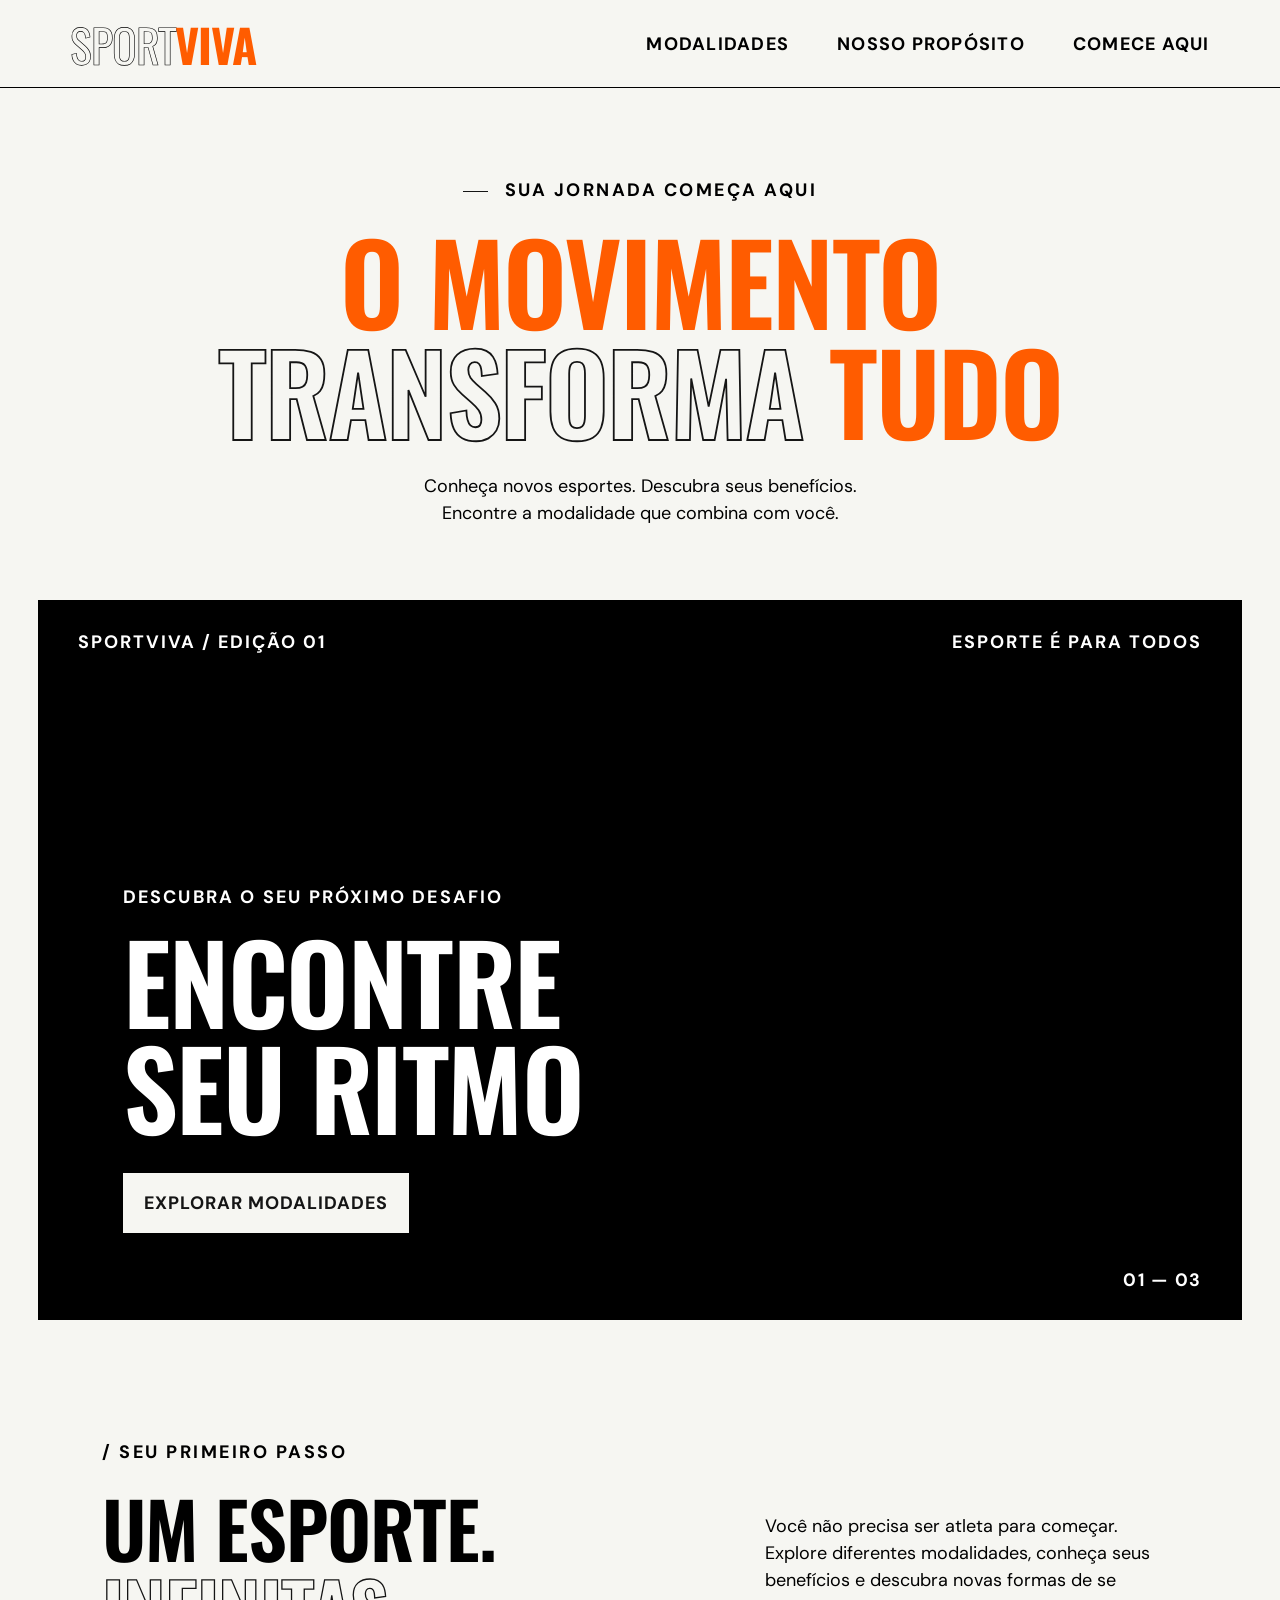
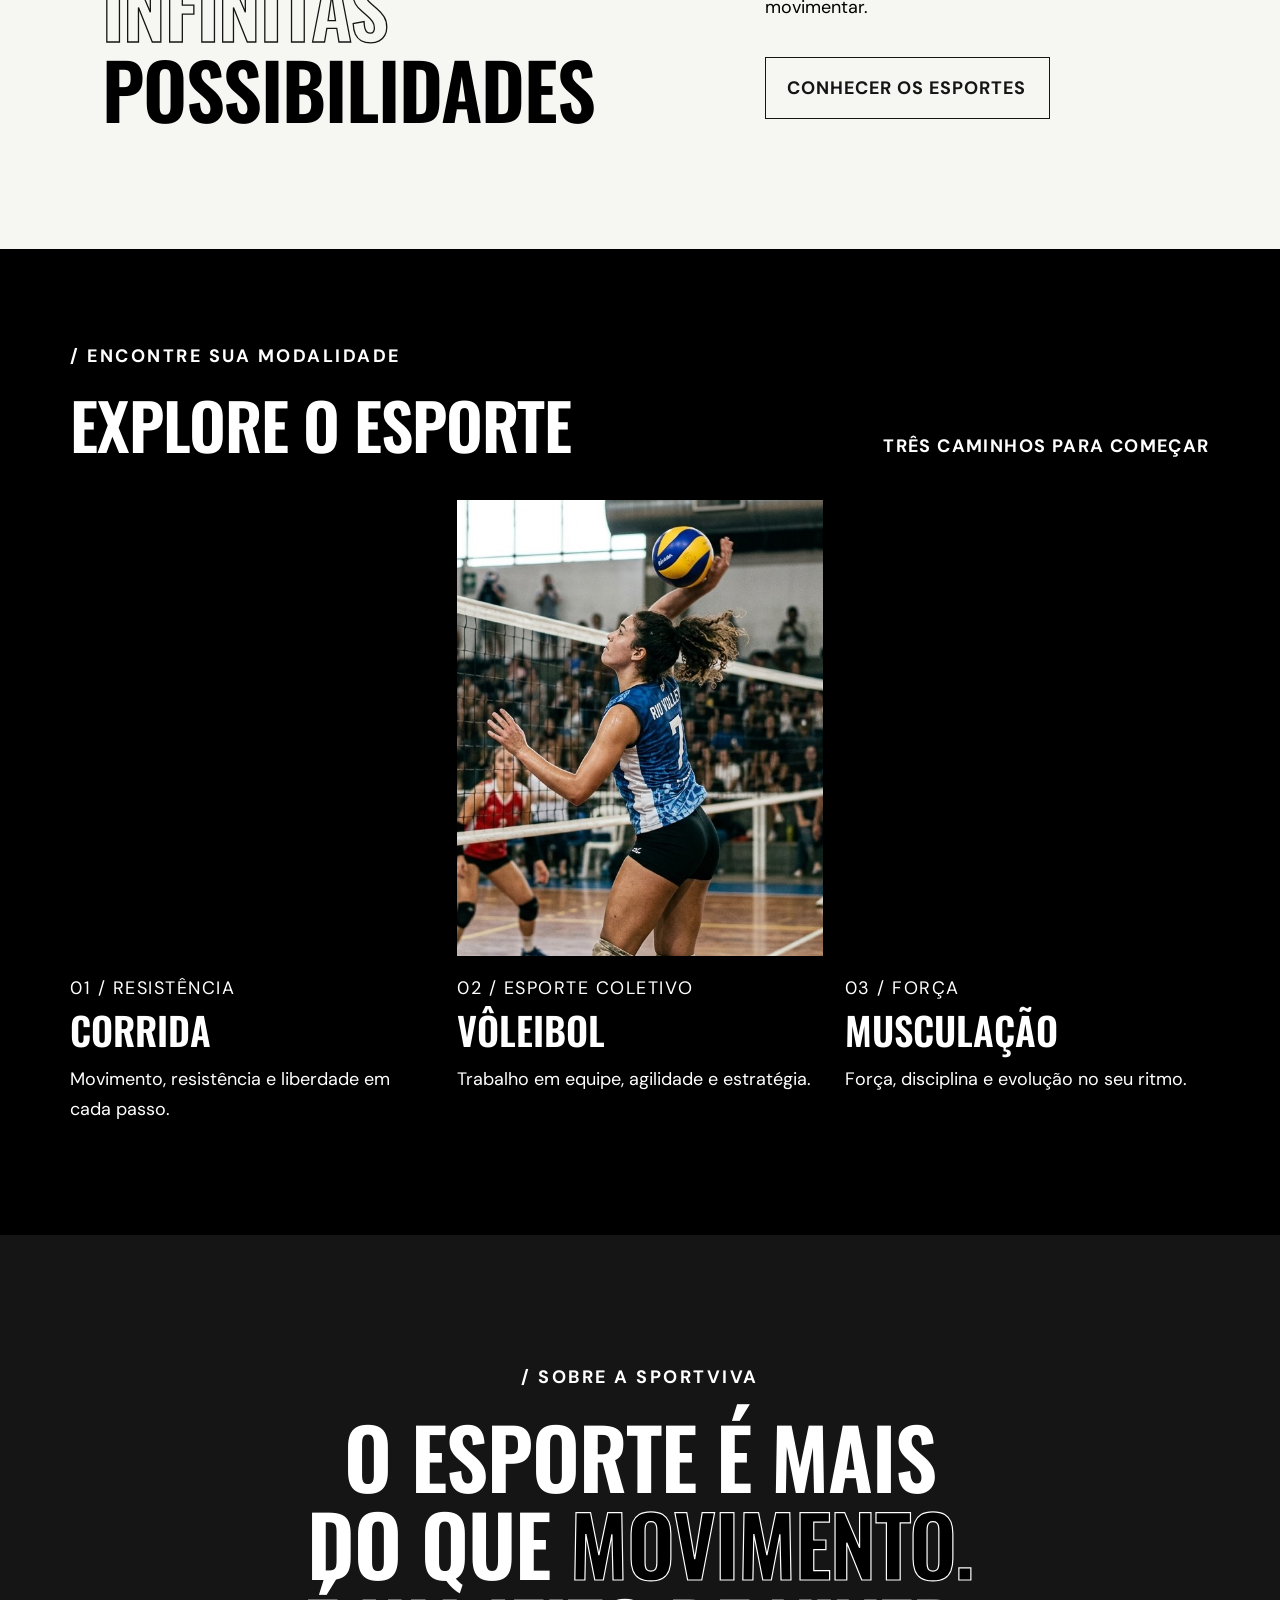
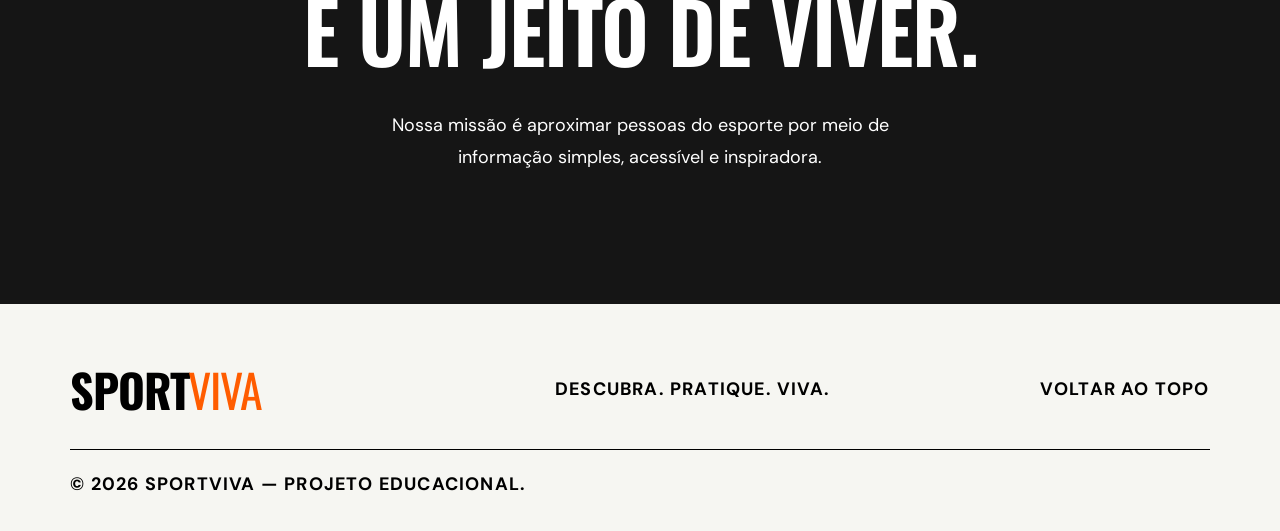
<file: index.html>
<!DOCTYPE html>
<html lang="pt-BR">

<head>
  <meta charset="UTF-8">
  <meta name="viewport" content="width=device-width, initial-scale=1.0">
  <meta name="theme-color" content="#f6f6f2">
  <meta name="description"
    content="SportViva: descubra modalidades esportivas, benefícios e encontre sua próxima paixão pelo movimento.">
  <link rel="preconnect" href="https://fonts.googleapis.com">
  <link rel="preconnect" href="https://fonts.gstatic.com" crossorigin>
  <link
    href="https://fonts.googleapis.com/css2?family=DM+Sans:wght@400;500;600;700&family=Oswald:wght@400;500;600;700&display=swap"
    rel="stylesheet">
  <link rel="stylesheet" href="style.css">
  <link rel="shortcut icon" href="favicon.png" type="image/x-icon">
  <title>SportViva | Viva o movimento</title>
</head>

<body>
  <header class="header" id="inicio">
    <a class="logo" href="index.html">
      <span class="logo-sport">SPORT</span><span class="logo-viva">VIVA</span>
    </a>

    <nav class="desktop-nav" aria-label="Navegação principal">
      <a href="#modalidades">Modalidades</a>
      <a href="#proposito">Nosso propósito</a>
      <a href="#explorar">Comece aqui</a>
    </nav>

    <button class="menu-toggle" type="button" aria-label="Abrir menu" aria-expanded="false" aria-controls="mobile-nav">
      <span></span><span></span>
    </button>
  </header>

  <nav class="mobile-nav" id="mobile-nav" aria-label="Menu para celular" hidden>
    <a href="#modalidades">Modalidades</a>
    <a href="#proposito">Nosso propósito</a>
    <a href="#explorar">Comece aqui</a>
  </nav>

  <main>
    <section class="intro" aria-labelledby="intro-title">
      <p class="eyebrow"><span class="eyebrow-line"></span> SUA JORNADA COMEÇA AQUI</p>
      <h1 id="intro-title">O MOVIMENTO<br><em>TRANSFORMA</em> TUDO</h1>
      <p class="intro-description">Conheça novos esportes. Descubra seus benefícios.<br>Encontre a modalidade que combina com você.</p>
    </section>

    <section class="hero" aria-label="Atletas praticando esportes">
      <div class="hero-image" role="img" aria-label="Atletas correndo em uma pista de atletismo"></div>
      <div class="hero-shade"></div>
      <div class="hero-topline"><span>SPORTVIVA / EDIÇÃO 01</span><span>ESPORTE É PARA TODOS</span></div>
      <div class="hero-content">
        <p>DESCUBRA O SEU PRÓXIMO DESAFIO</p>
        <h2>ENCONTRE<br>SEU RITMO</h2>
        <a class="button button-light" href="#modalidades">EXPLORAR MODALIDADES</a>
      </div>
      <div class="hero-index">01 — 03</div>
    </section>

    <section class="explore" id="explorar" aria-labelledby="explore-title">
      <div class="explore-copy">
        <p class="eyebrow">/ SEU PRIMEIRO PASSO</p>
        <h2 id="explore-title">UM ESPORTE.<br><span>INFINITAS</span><br>POSSIBILIDADES</h2>
      </div>
      <div class="explore-side">
        <p>Você não precisa ser atleta para começar. Explore diferentes modalidades, conheça seus benefícios e descubra novas formas de se movimentar.</p>
        <a class="button button-light" href="#modalidades">CONHECER OS ESPORTES</a>
      </div>
    </section>

    <section class="modalities" id="modalidades" aria-labelledby="modalities-title">
      <div class="section-heading">
        <div>
          <p class="eyebrow">/ ENCONTRE SUA MODALIDADE</p>
          <h2 id="modalities-title">EXPLORE O ESPORTE</h2>
        </div>
        <span class="section-count">TRÊS CAMINHOS PARA COMEÇAR</span>
      </div>

      <div class="sports-grid">

        <article class="sport-card">
          <a class="sport-link" href="corrida.html" aria-label="Conhecer a corrida">
            <div class="sport-photo running" role="img" aria-label="Pessoa praticando corrida"></div>
          </a>
          <div class="sport-info">
            <div>
              <span>01 / RESISTÊNCIA</span>
              <h3>CORRIDA</h3>
            </div>
            <span class="card-arrow" aria-hidden="true"></span>
          </div>
          <p>Movimento, resistência e liberdade em cada passo.</p>
        </article>

        <article class="sport-card">
          <a class="sport-link" href="volei.html" aria-label="Conhecer o vôlei">
            <div class="sport-photo volei" role="img" aria-label="Quadra de vôlei"></div>
          </a>
          <div class="sport-info">
            <div>
              <span>02 / ESPORTE COLETIVO</span>
              <h3>VÔLEIBOL</h3>
            </div>
            <span class="card-arrow" aria-hidden="true"></span>
          </div>
          <p>Trabalho em equipe, agilidade e estratégia.</p>
        </article>

        <article class="sport-card">
          <a class="sport-link" href="musculacao.html" aria-label="Conhecer a musculação">
            <div class="sport-photo fitness" role="img" aria-label="Pessoa treinando em academia"></div>
          </a>
          <div class="sport-info">
            <div>
              <span>03 / FORÇA</span>
              <h3>MUSCULAÇÃO</h3>
            </div>
            <span class="card-arrow" aria-hidden="true"></span>
          </div>
          <p>Força, disciplina e evolução no seu ritmo.</p>
        </article>

      </div>
    </section>

    <section class="statement" id="proposito" aria-labelledby="statement-title">
      <p class="eyebrow">/ SOBRE A SPORTVIVA</p>
      <h2 id="statement-title">O ESPORTE É MAIS<br>DO QUE <span>MOVIMENTO.</span><br>É UM JEITO DE VIVER.</h2>
      <p>Nossa missão é aproximar pessoas do esporte por meio de informação simples, acessível e inspiradora.</p>
    </section>
  </main>

  <footer class="footer">
    <a class="logo logo-sport" href="index.html">SPORT<span class="logo logo-viva">VIVA</span></a>
    <p>DESCUBRA. PRATIQUE. VIVA.</p>
    <a href="#inicio">VOLTAR AO TOPO</a>
    <small>© 2026 SPORTVIVA — PROJETO EDUCACIONAL.</small>
  </footer>

  <script>
    // JavaScript para abrir e fechar o menu em telas menores.
    const menuButton = document.querySelector('.menu-toggle');
    const mobileNav = document.querySelector('.mobile-nav');

    function closeMenu() {
      menuButton.setAttribute('aria-expanded', 'false');
      menuButton.setAttribute('aria-label', 'Abrir menu');
      mobileNav.hidden = true;
    }

    menuButton.addEventListener('click', () => {
      const isOpen = menuButton.getAttribute('aria-expanded') === 'true';

      menuButton.setAttribute('aria-expanded', String(!isOpen));
      menuButton.setAttribute('aria-label', isOpen ? 'Abrir menu' : 'Fechar menu');
      mobileNav.hidden = isOpen;
    });

    mobileNav.querySelectorAll('a').forEach(link =>
      link.addEventListener('click', closeMenu)
    );
  </script>
</body>

</html>
</file>
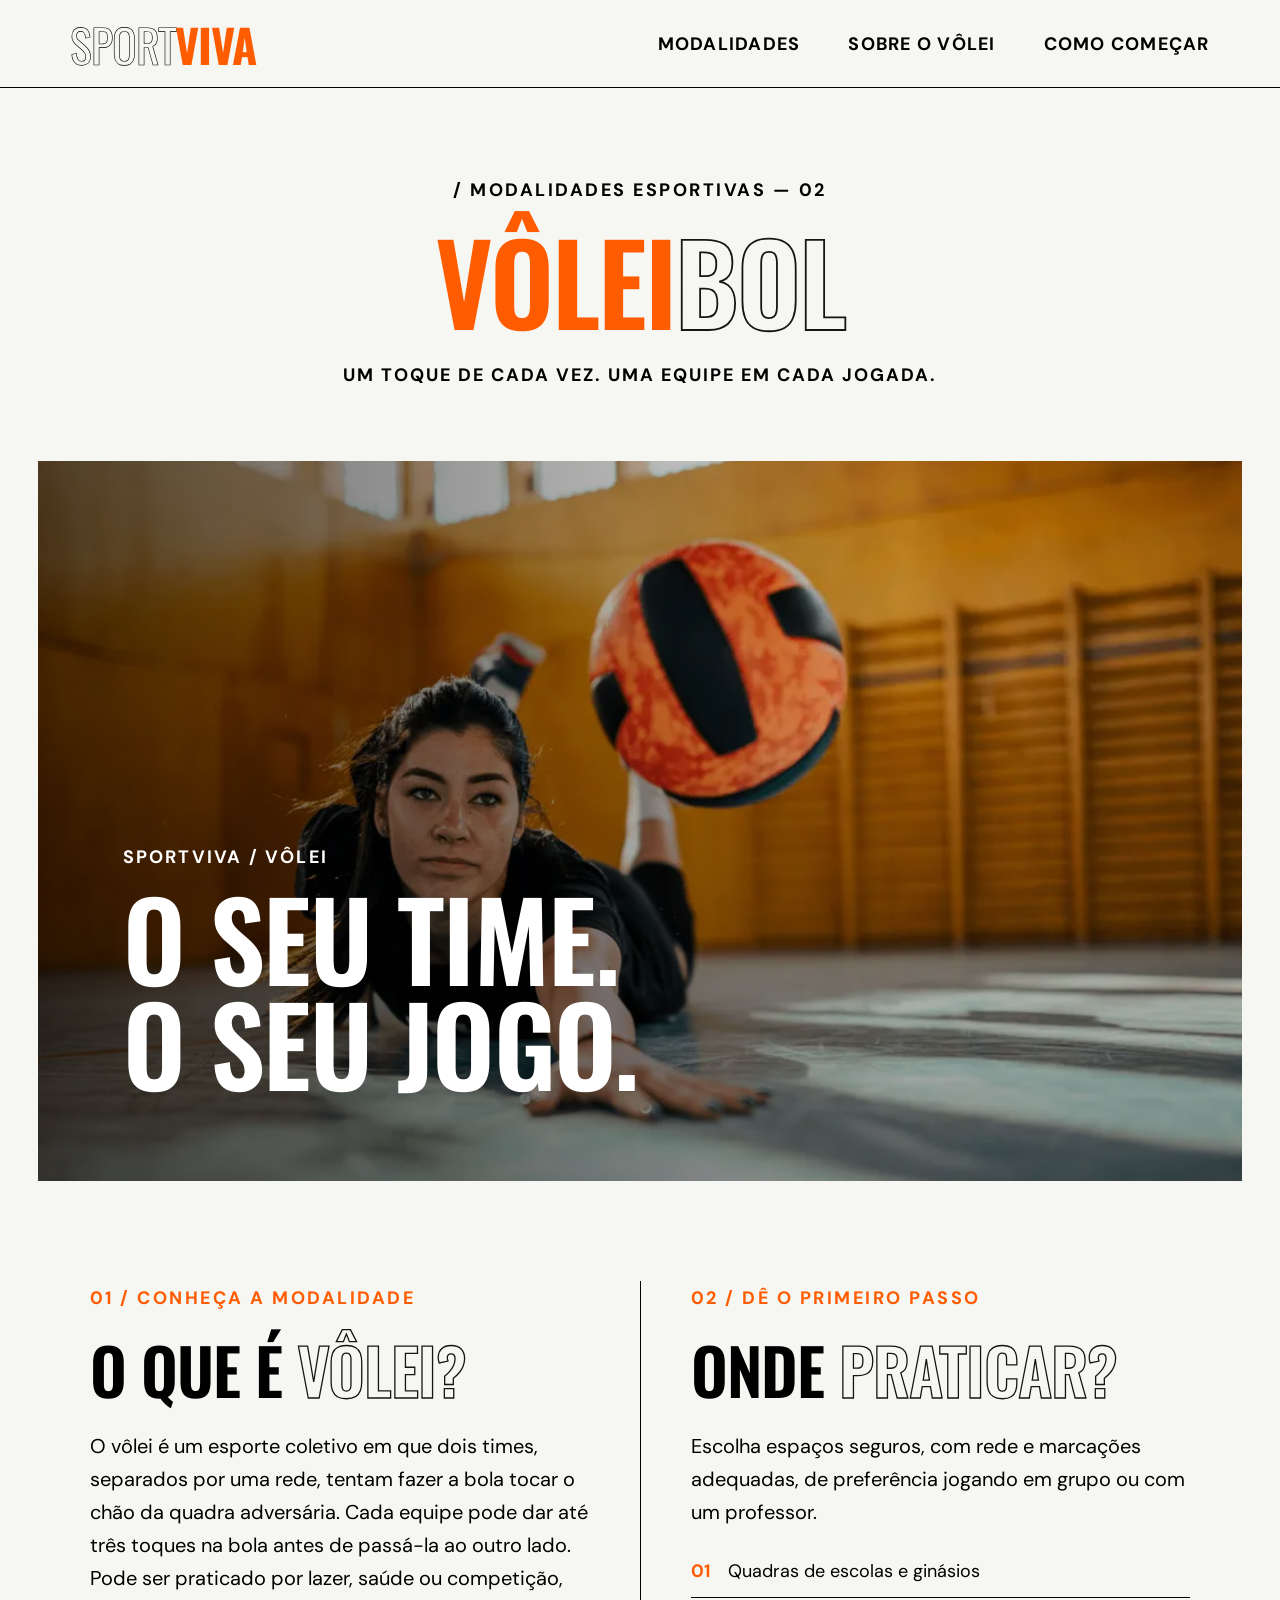
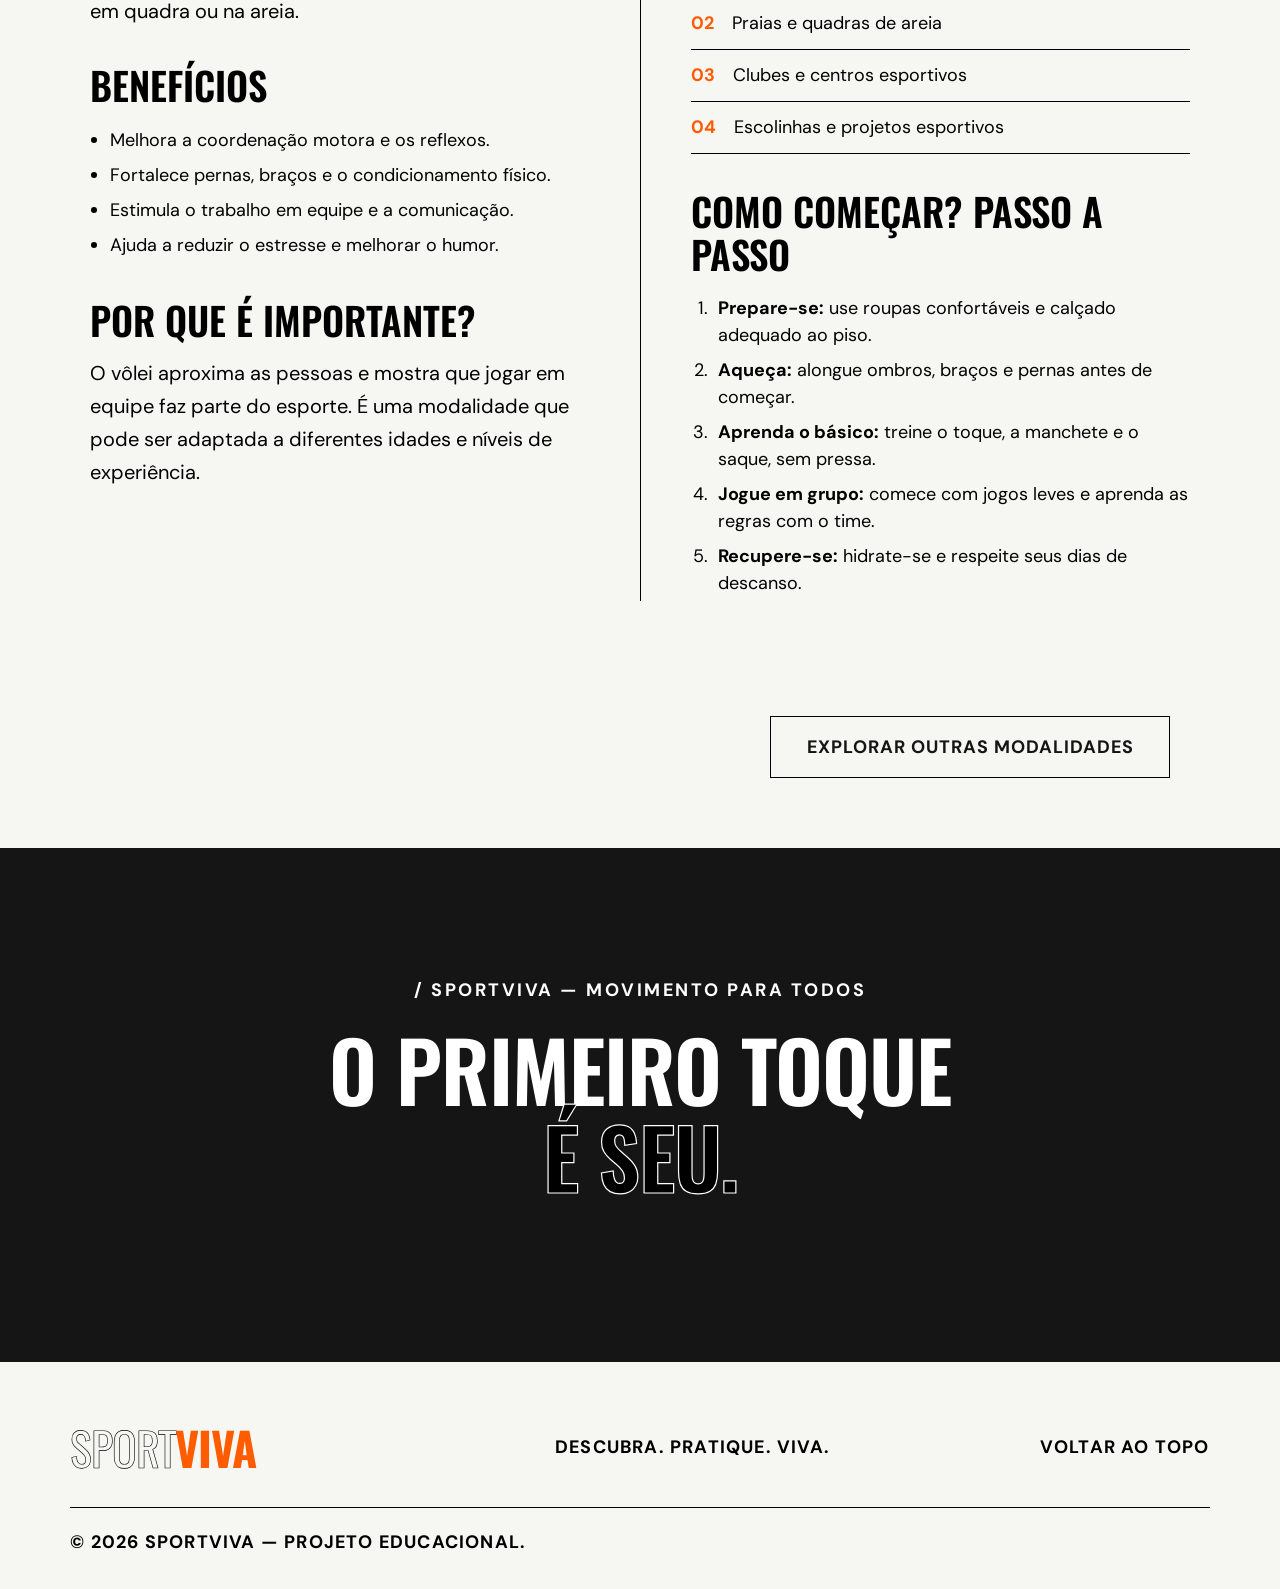
<file: volei.html>
<!DOCTYPE html>
<html lang="pt-BR">
<head>
  <meta charset="UTF-8">
  <meta name="viewport" content="width=device-width, initial-scale=1.0">
  <meta name="theme-color" content="#f6f6f2">
  <meta name="description" content="Descubra o que é vôlei, seus benefícios e como começar a jogar.">
  <link rel="preconnect" href="https://fonts.googleapis.com">
  <link rel="preconnect" href="https://fonts.gstatic.com" crossorigin>
  <link href="https://fonts.googleapis.com/css2?family=DM+Sans:wght@400;500;600;700&family=Oswald:wght@400;500;600;700&display=swap" rel="stylesheet">
  <link rel="icon" type="image/svg+xml" href="favicon.png">
  <link rel="stylesheet" href="style.css">
  <link rel="stylesheet" href="volei.css">
  <title>Vôlei | SportViva</title>
</head>
<body>
  <header class="header" id="inicio">
    <a class="logo" href="index.html" aria-label="SportViva, página inicial"><span class="logo-sport">SPORT</span><span class="logo-viva">VIVA</span></a>
    <nav class="desktop-nav" aria-label="Navegação da página">
      <a href="index.html#modalidades">Modalidades</a>
      <a href="#sobre">Sobre o vôlei</a>
      <a href="#comecar">Como começar</a>
    </nav>
    <a class="back-link" href="index.html#modalidades">← VOLTAR</a>
  </header>

  <main>
    <section class="volei-intro" aria-labelledby="volei-title">
      <p class="eyebrow">/ MODALIDADES ESPORTIVAS — 02</p>
      <h1 id="volei-title">VÔLEI<span>BOL</span></h1>
      <p>UM TOQUE DE CADA VEZ. UMA EQUIPE EM CADA JOGADA.</p>
    </section>

    <section class="volei-visual" aria-label="Imagem de uma jogadora de vôlei em quadra">
      <img src="volei-hero.webp" alt="Jogadora de vôlei em mergulho para defender a bola em uma quadra" loading="eager">
      <div class="visual-text"><span>SPORTVIVA / VÔLEI</span><strong>O SEU TIME.<br>O SEU JOGO.</strong></div>
    </section>

    <section class="volei-details" id="sobre" aria-label="Informações sobre o vôlei">
      <article class="detail-panel">
        <span class="detail-number">01 / CONHEÇA A MODALIDADE</span>
        <h2>O QUE É <em>VÔLEI?</em></h2>
        <p>O vôlei é um esporte coletivo em que dois times, separados por uma rede, tentam fazer a bola tocar o chão da quadra adversária. Cada equipe pode dar até três toques na bola antes de passá-la ao outro lado. Pode ser praticado por lazer, saúde ou competição, em quadra ou na areia.</p>
        <h3>BENEFÍCIOS</h3>
        <ul>
          <li>Melhora a coordenação motora e os reflexos.</li>
          <li>Fortalece pernas, braços e o condicionamento físico.</li>
          <li>Estimula o trabalho em equipe e a comunicação.</li>
          <li>Ajuda a reduzir o estresse e melhorar o humor.</li>
        </ul>
        <h3>POR QUE É IMPORTANTE?</h3>
        <p>O vôlei aproxima as pessoas e mostra que jogar em equipe faz parte do esporte. É uma modalidade que pode ser adaptada a diferentes idades e níveis de experiência.</p>
      </article>

      <article class="detail-panel" id="comecar">
        <span class="detail-number">02 / DÊ O PRIMEIRO PASSO</span>
        <h2>ONDE <em>PRATICAR?</em></h2>
        <p>Escolha espaços seguros, com rede e marcações adequadas, de preferência jogando em grupo ou com um professor.</p>
        <ul class="places-list">
          <li><span>01</span> Quadras de escolas e ginásios</li>
          <li><span>02</span> Praias e quadras de areia</li>
          <li><span>03</span> Clubes e centros esportivos</li>
          <li><span>04</span> Escolinhas e projetos esportivos</li>
        </ul>
        <h3>COMO COMEÇAR? PASSO A PASSO</h3>
        <ol class="steps-list">
          <li><strong>Prepare-se:</strong> use roupas confortáveis e calçado adequado ao piso.</li>
          <li><strong>Aqueça:</strong> alongue ombros, braços e pernas antes de começar.</li>
          <li><strong>Aprenda o básico:</strong> treine o toque, a manchete e o saque, sem pressa.</li>
          <li><strong>Jogue em grupo:</strong> comece com jogos leves e aprenda as regras com o time.</li>
          <li><strong>Recupere-se:</strong> hidrate-se e respeite seus dias de descanso.</li>
        </ol>
      </article>
    </section>
    <a class="button button-light btn" href="index.html#modalidades">EXPLORAR OUTRAS MODALIDADES</a>

    <section class="volei-ending">
      <span>/ SPORTVIVA — MOVIMENTO PARA TODOS</span>
      <h2>O PRIMEIRO TOQUE<br><em>É SEU.</em></h2>
      
    </section>
  </main>

  <footer class="footer">
    <a class="logo" href="index.html"><span class="logo-sport">SPORT</span><span class="logo-viva">VIVA</span></a>
    <p>DESCUBRA. PRATIQUE. VIVA.</p>
    <a href="#inicio">VOLTAR AO TOPO</a>
    <small>© 2026 SPORTVIVA — PROJETO EDUCACIONAL.</small>
  </footer>
</body>
</html>
</file>
<file: style.css>
:root{--paper:#f6f6f2;--ink:#151515;--muted:#000;--lime:#c7ff43;--line:#000;--font-body:'DM Sans',Arial,sans-serif;--font-heading:'Oswald','Arial Narrow',sans-serif}
*{box-sizing:border-box}html{scroll-behavior:smooth;scroll-padding-top:88px}body{margin:0;background:var(--paper);color:var(--ink);font-family:var(--font-body)}a{color:inherit;text-decoration:none}button{font:inherit}a:focus-visible,button:focus-visible{outline:3px solid #7bba00;outline-offset:4px}
.header{height:88px;padding:0 5.5%;display:flex;justify-content:space-between;align-items:center;border-bottom:1px solid var(--line);background:var(--paper);position:sticky;top:0;z-index:20}
.logo{font-family:var(--font-heading);font-size: 46px;letter-spacing:-1.2px;font-weight:700;line-height:1}.logo span:first-child{font-weight:400}.logo-dot,.accent{color:black}.desktop-nav{display:flex;gap:48px}.desktop-nav a{font-size:18px;text-transform:uppercase;font-weight:700;letter-spacing:1.25px;transition:color .2s}.desktop-nav a:hover,.desktop-nav a:focus-visible{color:#FF5C00}.menu-toggle{display:none}.mobile-nav[hidden]{display:none}
.intro{text-align:center;padding:90px 20px 74px}.eyebrow{font-size:18px;font-weight:700;letter-spacing:2.5px;text-transform:uppercase;margin:0 0 23px}.eyebrow-line{display:inline-block;vertical-align:middle;width:25px;height:1px;background:var(--ink);margin-right:10px}.intro h1{color: #FF5C00; font-family:var(--font-heading);font-weight:600;font-size:clamp(58px,8.7vw,145px);line-height:.99;letter-spacing:-2px;margin:0}.intro h1 em{font-style:normal;-webkit-text-stroke:1.8px var(--ink);color:transparent}.intro-description{font-size:18px;line-height:1.45;color:#000000;margin:28px auto 0}
.hero{position:relative;margin:0 3%;height:min(720px,66vw);min-height:460px;overflow:hidden;background:#000;color:#fff}.hero-image,.hero-shade{position:absolute;inset:0}.hero-image{background-image:url('https://images.unsplash.com/photo-1461896836934-ffe607ba8211?auto=format&fit=crop&w=2000&q=85');background-size:cover;background-position:center 48%;transform:scale(1.02)}.hero-shade{background:linear-gradient(90deg,rgba(0,0,0,.62),rgba(0,0,0,.12) 72%),linear-gradient(0deg,rgba(0,0,0,.3),transparent 65%)}.hero-topline{position:absolute;top:30px;left:40px;right:40px;display:flex;justify-content:space-between;gap:20px;font-size:18px;letter-spacing:2px;font-weight:700}.hero-content{position:absolute;left:7%;bottom:12%}.hero-content p{font-size:18px;letter-spacing:2.2px;font-weight:700}.hero-content h2{font-family:var(--font-heading);font-size:clamp(60px,8.5vw,136px);font-weight:600;letter-spacing:-1.5px;line-height:.97;margin:15px 0 35px}.button{display:inline-flex;align-items:center;justify-content:space-between;gap:50px;padding:18px 21px;min-width:285px;font-size:18px;font-weight:700;letter-spacing:1px;transition:background .2s,color .2s}.button-light{background:var(--paper);color:var(--ink)}.button-light:hover{background:#FF5C00;color:#fff; border: none;}.explore-side .button-light{border:1px solid var(--ink);transition:background .2s,color .2s,border-color .2s}.explore-side .button-light:hover{border-color:#008000}.button span{font-size:18px}.hero-index{position:absolute;bottom:28px;right:40px;font-size:18px;font-weight:700;letter-spacing:1.5px}
.explore{padding:120px 8%;display:grid;grid-template-columns:1.4fr 1fr;gap:8%;align-items:end}.explore h2,.section-heading h2,.statement h2{font-family:var(--font-heading);font-weight:600;line-height:1.05;letter-spacing:-1px;margin:0}.explore h2{font-size:clamp(45px,6vw,92px)}.explore h2 span{-webkit-text-stroke:1.3px var(--ink);color:transparent}.explore-side{max-width:390px;padding-bottom:10px}.explore-side p{font-size:18px;line-height:1.5;color:#000000;margin:0 0 36px}.text-link{display:inline-flex;gap:32px;align-items:center;border-bottom:1px solid var(--ink);padding-bottom:12px;font-size:18px;letter-spacing:1.4px;font-weight:700}.text-link span{font-size:18px}
.modalities{padding:95px 5.5% 105px;background:#000}.section-heading{display:flex;align-items:end;justify-content:space-between;gap:20px;margin-bottom:42px}.section-heading h2{font-size:clamp(40px,5vw,76px);color:#fff}.section-count,.section-note{font-size:18px;color:#fff;letter-spacing:1.4px;font-weight:700}.sports-grid{display:grid;grid-template-columns:repeat(3,minmax(0,1fr));gap:22px}.sport-photo{aspect-ratio:4/5;background-size:cover;background-position:center;background-color:#000}.sport-photo.running{background-image:url('https://images.unsplash.com/photo-1552674605-db6ffd4facb5?auto=format&fit=crop&w=900&q=85')}.sport-photo.volêi{background-image:url('https://images.unsplash.com/photo-1546519638-68e109498ffc?auto=format&fit=crop&w=900&q=85')}.sport-photo.volei{background-image:url('volêi.jpg');background-position:center 15%}.sport-photo.fitness{background-image:url('https://images.unsplash.com/photo-1517836357463-d25dfeac3438?auto=format&fit=crop&w=900&q=85')}.sport-info{display:flex;align-items:center;justify-content:space-between;padding-top:20px}.sport-info span:not(.card-arrow){font-size:18px;letter-spacing:1.5px;color:#fff}.sport-info h3{font:600 clamp(27px,3vw,44px)/1.1 var(--font-heading);margin:9px 0}.card-arrow{font-size:23px}.sport-card>p{font-size:18px;line-height:1.65;color:#fff;margin:5px 0}.section-note{text-align:center;margin:50px 0 0;color:#fff}
.statement{padding:130px 25px;text-align:center;background:var(--ink);color:#fff}.statement .eyebrow{color:white}.statement h2{font-size:clamp(44px,6.5vw,94px)}.statement h2 span{color: #000; -webkit-text-stroke: 1.2px white;}.statement>p:last-child{max-width:520px;font-size:18px;line-height:1.8;color:#fff;margin:35px auto 0}.footer{display:grid;grid-template-columns:1fr 1fr auto;align-items:center;gap:30px;padding:55px 5.5% 35px}.footer>p,.footer>a:not(.logo),.footer small{font-size:18px;letter-spacing:1.2px;font-weight:700}.footer small{grid-column:1/-1;border-top:1px solid var(--line);padding-top:22px;color:#000}
@media(max-width:800px){html{scroll-padding-top:72px}.header{height:72px;padding:0 5%}.logo{font-size: 46px}.desktop-nav{display:none}.menu-toggle{display:flex;flex-direction:column;justify-content:center;gap:7px;width:42px;height:42px;background:none;border:0;cursor:pointer}.menu-toggle span{display:block;width:26px;height:2px;background:var(--ink)}.mobile-nav:not([hidden]){display:flex;flex-direction:column;gap:0;padding:14px 5% 25px;background:var(--paper);position:fixed;top:72px;left:0;right:0;z-index:30;box-shadow:0 14px 20px rgba(0,0,0,.08)}.mobile-nav a{padding:14px 0;border-bottom:1px solid var(--line);font-size:13px;text-transform:uppercase;font-weight:700;transition:color .2s}.mobile-nav a:hover{color:#008000}.intro{padding:70px 20px 50px}.intro h1{font-size:clamp(49px,10vw,84px)}.hero{min-height:540px;height:78vh;margin:0 3%}.hero-topline{left:20px;right:20px}.hero-content{left:7%;right:6%;bottom:13%}.hero-content h2{font-size:clamp(63px,12vw,105px)}.explore{padding:90px 7%;grid-template-columns:1fr;gap:28px}.explore-side{max-width:550px}.sports-grid{gap:12px}.sport-info h3{font-size:28px}.footer{grid-template-columns:1fr auto}.footer>p{display:none}}
@media(max-width:560px){.intro h1{letter-spacing:-.8px;font-size:clamp(39px,11vw,62px)}.intro-description{font-size:18px}.intro-description br{display:none}.hero{min-height:560px}.hero-topline span:last-child{display:none}.hero-content h2{font-size:65px}.hero-content p{font-size:18px}.button{min-width:0;width:100%;gap:18px}.hero-index{right:20px}.explore h2{font-size:52px}.section-heading{display:block}.section-count{display:block;margin-top:20px}.modalities{padding:75px 6%}.sports-grid{grid-template-columns:1fr;gap:44px}.sport-photo{aspect-ratio:5/4}.sport-info h3{font-size:37px}.statement{padding:100px 20px}.footer{padding:38px 6%}.footer>a:not(.logo){font-size:9px}}
@media(prefers-reduced-motion:reduce){html{scroll-behavior:auto}*,*::before,*::after{transition:none!important}}
.logo .logo-sport {
  color: transparent;
  -webkit-text-stroke: .6px #000;
  font-weight: 700;
}

.logo .logo-viva {
  color: #FF5C00;
  font-weight: 700;
}

/* Foto clicável do card (leva para a página da modalidade) */
.sport-link{display:block;overflow:hidden}
.sport-link .sport-photo{transition:transform .4s}
.sport-link:hover .sport-photo,.sport-link:focus-visible .sport-photo{transform:scale(1.04)}

/* Textos em fundo claro: tudo preto puro (fundos escuros e botões mantêm as cores) */
body,
.intro-description,
.explore-side p,
.footer>p,
.footer>a:not(.logo),
.footer small,
.text-link,
.intro .eyebrow,
.explore .eyebrow,
.logo-dot,
.accent{color:#000}

/* Quadrado preto das modalidades: conteúdo volta a ser branco */
.modalities,
.modalities .eyebrow,
.sport-info h3,
.sport-info span,
.card-arrow,
.sport-card>p,
.section-count,
.section-note{color:#fff}

/* Seção "Sobre a SportViva" (fundo escuro) também em branco */
.statement .eyebrow,
.statement>p:last-child{color:#fff}

.btn{
  margin-bottom: 70px;
  margin-left: 770px;
  width: 400px;
  text-align: center;
  justify-content: center;
  border: 1px solid #000;
}
</file>
<file: volei.css>
/* Cabeçalho */
.back-link{display:none;white-space:nowrap;flex:none;font-size:18px;font-weight:700;letter-spacing:1.25px;text-transform:uppercase;transition:color .2s}
.back-link:hover,.back-link:focus-visible{color:#008000}

/* Título */
.volei-intro{text-align:center;padding:90px 20px 74px}
.volei-intro h1{font:600 clamp(58px,8.7vw,145px)/.99 var(--font-heading);letter-spacing:-2px;color:#FF5C00;margin:0}
.volei-intro h1 span{color:transparent;-webkit-text-stroke:1.8px var(--ink)}
.volei-intro>p:last-child{font-size:18px;font-weight:700;letter-spacing:2px;color:#000;margin:28px 0 0}

/* Imagem principal */
.volei-visual{position:relative;margin:0 3%;height:min(720px,66vw);min-height:460px;overflow:hidden;background:#424944;color:#fff}
.volei-visual img{display:block;width:100%;height:100%;object-fit:cover;object-position:center 40%;transform:scale(1.02)}
.volei-visual::after{content:"";position:absolute;inset:0;background:linear-gradient(90deg,rgba(0,0,0,.62),rgba(0,0,0,.12) 72%),linear-gradient(0deg,rgba(0,0,0,.3),transparent 65%)}
.visual-text{position:absolute;z-index:1;left:7%;bottom:12%;color:#fff;display:flex;flex-direction:column;gap:15px}
.visual-text span{font-size:18px;font-weight:700;letter-spacing:2.2px}
.visual-text strong{font:600 clamp(60px,8.5vw,136px)/.97 var(--font-heading);letter-spacing:-1.5px}

/* Informações */
.volei-details{display:grid;grid-template-columns:1fr 1fr;gap:0;padding:100px 7% 115px}
.detail-panel{padding:5px 8% 0 0}
.detail-panel+.detail-panel{border-left:1px solid var(--line);padding:5px 0 0 9%}
.detail-number{display:block;font-size:18px;font-weight:700;color:#FF5C00;letter-spacing:2.5px;margin-bottom:26px}
.detail-panel h2{font:600 clamp(40px,5vw,76px)/1.05 var(--font-heading);margin:0 0 27px;letter-spacing:-1px}
.detail-panel h2 em{font-style:normal;color:transparent;-webkit-text-stroke:1.3px var(--ink)}
.detail-panel h3{font:600 clamp(27px,3vw,44px)/1.1 var(--font-heading);margin:36px 0 16px}

/* Textos maiores */
.detail-panel p,.detail-panel li{font-size:18px;line-height:1.5;color:#000}
.detail-panel p{font-size:20px;line-height:1.65;margin:0 0 17px}

.detail-panel ul{padding-left:20px;margin:0}
.detail-panel li{padding:4px 0}
.places-list{list-style:none;padding:0!important;margin:15px 0!important}
.places-list li{display:flex;align-items:baseline;gap:18px;border-bottom:1px solid var(--line);padding:12px 0}
.places-list li span{font-size:18px;color:#FF5C00;font-weight:700}
.steps-list{padding-left:22px;margin:0}
.steps-list li{padding-left:5px}
.steps-list strong{color:#000}

/* Fechamento */
.volei-ending{background:var(--ink);text-align:center;color:#fff;padding:130px 25px}
.volei-ending>span{font-size:18px;letter-spacing:2.5px;color:#fff;font-weight:700}
.volei-ending h2{font:600 clamp(44px,6.5vw,94px)/1.05 var(--font-heading);letter-spacing:-1px;margin:23px auto 32px}
.volei-ending h2 em{font-style:normal;color:#000;-webkit-text-stroke:1.2px #fff}

@media(max-width:800px){
  .volei-visual img{object-position:30% center}
  .back-link{display:block}
  .volei-intro{padding:70px 20px 50px}
  .volei-intro h1{font-size:clamp(49px,10vw,84px)}
  .volei-visual{min-height:540px;height:78vh}
  .visual-text{left:7%;right:6%;bottom:13%}
  .visual-text strong{font-size:clamp(63px,12vw,105px)}
  .volei-details{padding:75px 6%;grid-template-columns:1fr;gap:55px}
  .detail-panel,.detail-panel+.detail-panel{padding:0;border:0}
  .detail-panel+.detail-panel{border-top:1px solid var(--line);padding-top:50px}
}

@media(max-width:560px){
  .volei-intro h1{letter-spacing:-.8px;font-size:clamp(39px,11vw,62px)}
  .volei-visual{min-height:560px}
  .visual-text strong{font-size:65px}
  .detail-panel h2{font-size:52px}
  .volei-ending{padding:100px 20px}
}
</file>
